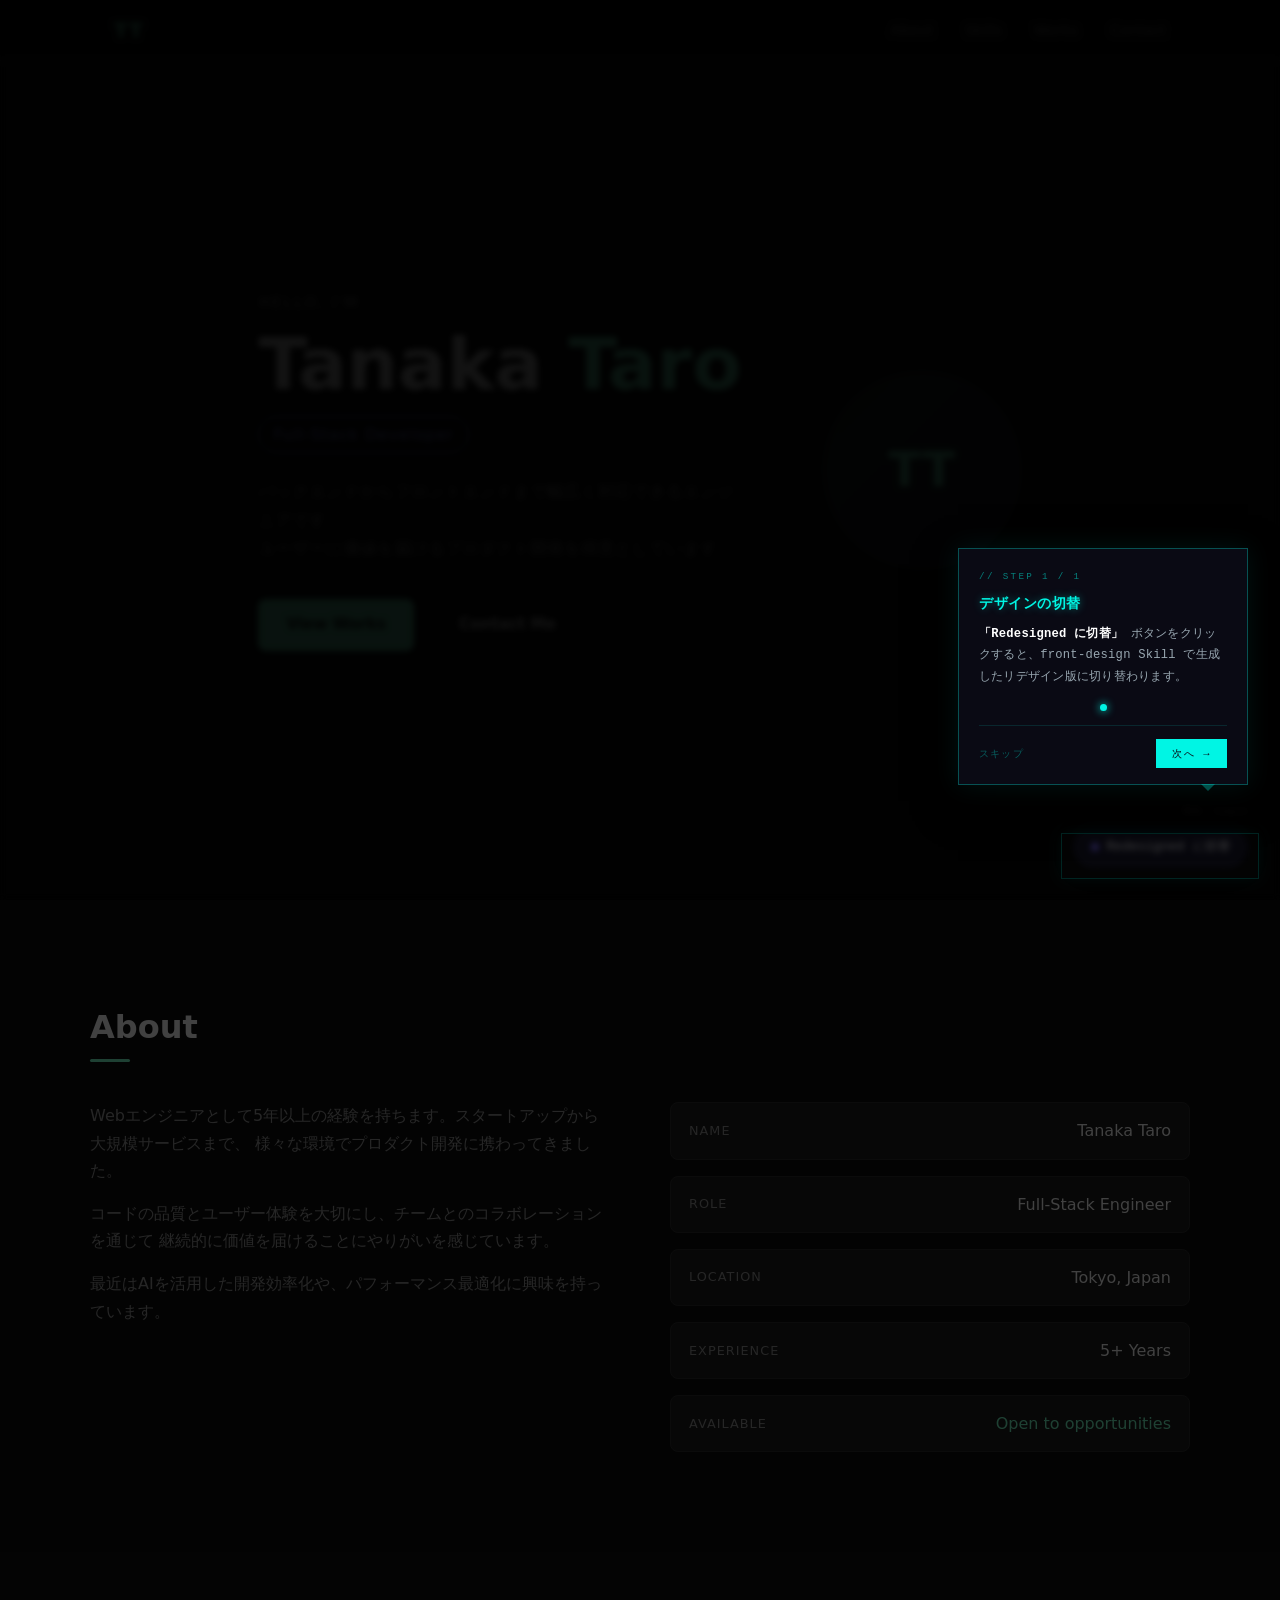
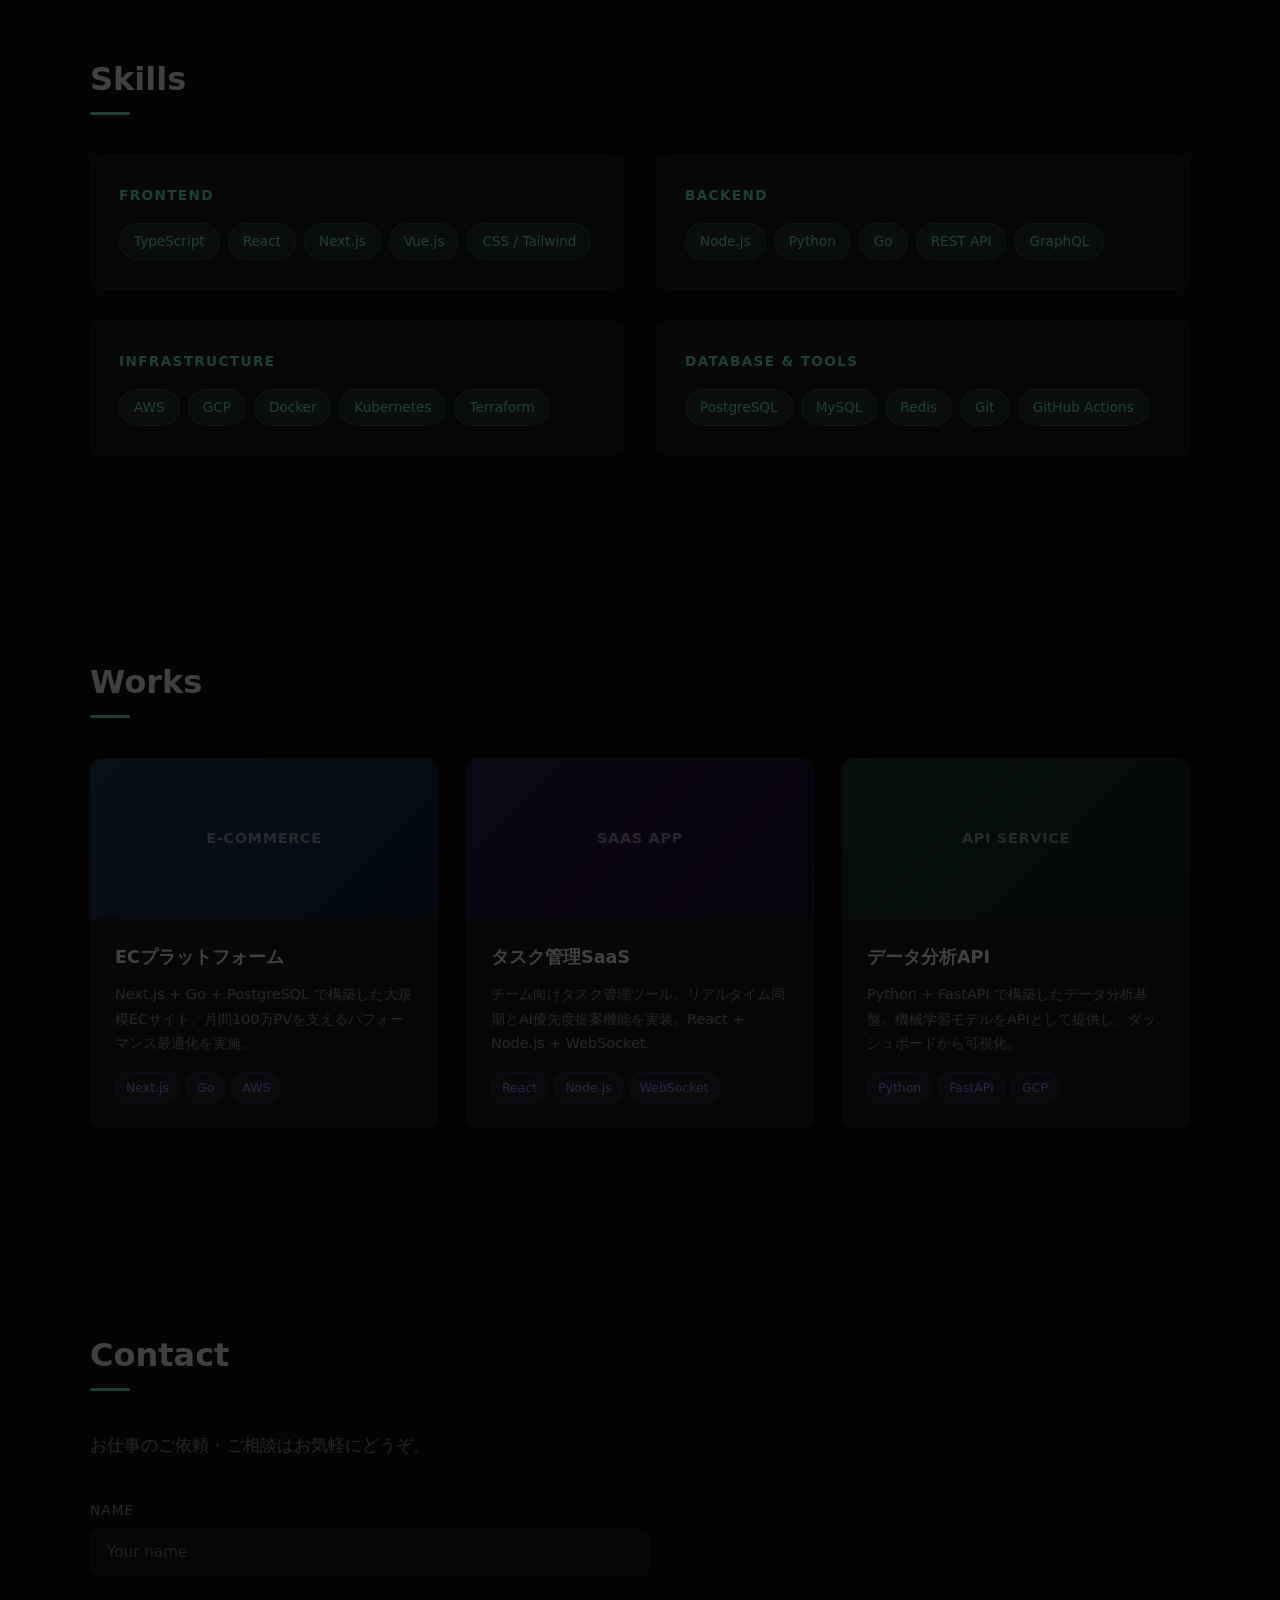
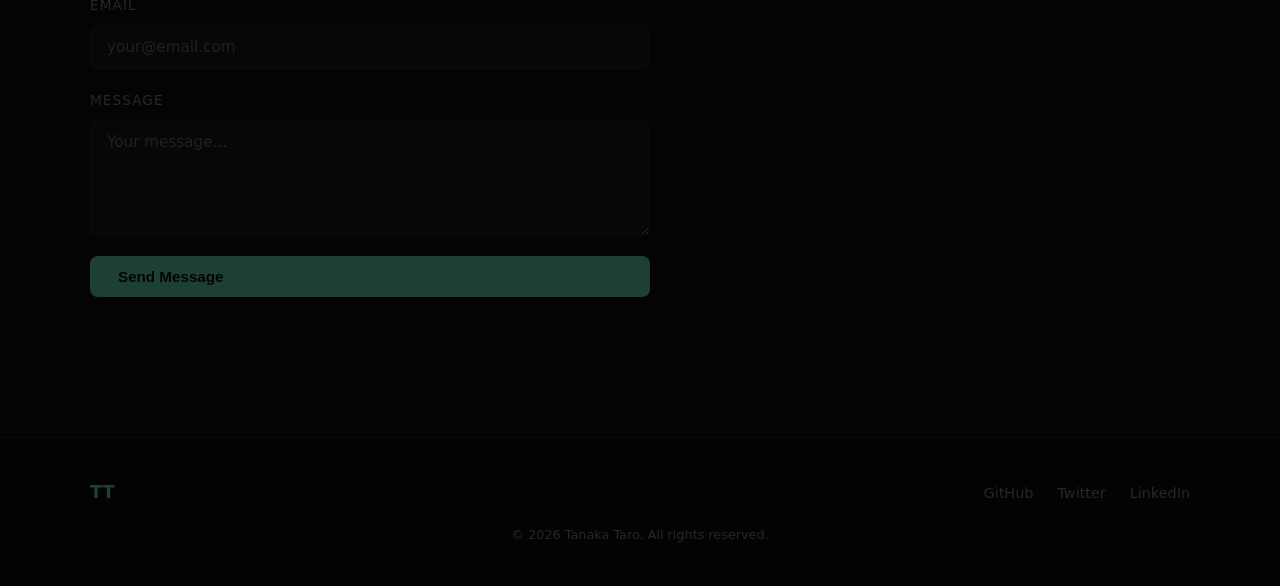
<file: index.html>
<!DOCTYPE html>
<html lang="ja">
<head>
  <meta charset="UTF-8">
  <meta name="viewport" content="width=device-width, initial-scale=1.0">
  <title>Portfolio | Tanaka Taro</title>
  <link rel="stylesheet" href="style.css">
</head>
<body>

  <!-- Navigation -->
  <nav class="nav">
    <div class="nav-inner">
      <span class="nav-logo">TT</span>
      <ul class="nav-links">
        <li><a href="#about">About</a></li>
        <li><a href="#skills">Skills</a></li>
        <li><a href="#works">Works</a></li>
        <li><a href="#contact">Contact</a></li>
      </ul>
    </div>
  </nav>

  <!-- Hero -->
  <section class="hero" id="top">
    <div class="hero-content">
      <p class="hero-greeting">Hello, I'm</p>
      <h1 class="hero-name">Tanaka <span class="accent">Taro</span></h1>
      <p class="hero-role">Full-Stack Developer</p>
      <p class="hero-desc">
        バックエンドからフロントエンドまで幅広く対応できるエンジニアです。<br>
        ユーザーに価値を届けるプロダクト開発を得意としています。
      </p>
      <div class="hero-actions">
        <a href="#works" class="btn btn-primary">View Works</a>
        <a href="#contact" class="btn btn-outline">Contact Me</a>
      </div>
    </div>
    <div class="hero-visual">
      <div class="avatar-circle">
        <span>TT</span>
      </div>
    </div>
  </section>

  <!-- About -->
  <section class="section" id="about">
    <div class="container">
      <h2 class="section-title">About</h2>
      <div class="about-grid">
        <div class="about-text">
          <p>
            Webエンジニアとして5年以上の経験を持ちます。スタートアップから大規模サービスまで、
            様々な環境でプロダクト開発に携わってきました。
          </p>
          <p>
            コードの品質とユーザー体験を大切にし、チームとのコラボレーションを通じて
            継続的に価値を届けることにやりがいを感じています。
          </p>
          <p>
            最近はAIを活用した開発効率化や、パフォーマンス最適化に興味を持っています。
          </p>
        </div>
        <div class="about-info">
          <div class="info-item">
            <span class="info-label">Name</span>
            <span class="info-value">Tanaka Taro</span>
          </div>
          <div class="info-item">
            <span class="info-label">Role</span>
            <span class="info-value">Full-Stack Engineer</span>
          </div>
          <div class="info-item">
            <span class="info-label">Location</span>
            <span class="info-value">Tokyo, Japan</span>
          </div>
          <div class="info-item">
            <span class="info-label">Experience</span>
            <span class="info-value">5+ Years</span>
          </div>
          <div class="info-item">
            <span class="info-label">Available</span>
            <span class="info-value available">Open to opportunities</span>
          </div>
        </div>
      </div>
    </div>
  </section>

  <!-- Skills -->
  <section class="section section-alt" id="skills">
    <div class="container">
      <h2 class="section-title">Skills</h2>
      <div class="skills-categories">

        <div class="skill-category">
          <h3>Frontend</h3>
          <div class="skill-tags">
            <span class="tag">TypeScript</span>
            <span class="tag">React</span>
            <span class="tag">Next.js</span>
            <span class="tag">Vue.js</span>
            <span class="tag">CSS / Tailwind</span>
          </div>
        </div>

        <div class="skill-category">
          <h3>Backend</h3>
          <div class="skill-tags">
            <span class="tag">Node.js</span>
            <span class="tag">Python</span>
            <span class="tag">Go</span>
            <span class="tag">REST API</span>
            <span class="tag">GraphQL</span>
          </div>
        </div>

        <div class="skill-category">
          <h3>Infrastructure</h3>
          <div class="skill-tags">
            <span class="tag">AWS</span>
            <span class="tag">GCP</span>
            <span class="tag">Docker</span>
            <span class="tag">Kubernetes</span>
            <span class="tag">Terraform</span>
          </div>
        </div>

        <div class="skill-category">
          <h3>Database & Tools</h3>
          <div class="skill-tags">
            <span class="tag">PostgreSQL</span>
            <span class="tag">MySQL</span>
            <span class="tag">Redis</span>
            <span class="tag">Git</span>
            <span class="tag">GitHub Actions</span>
          </div>
        </div>

      </div>
    </div>
  </section>

  <!-- Works -->
  <section class="section" id="works">
    <div class="container">
      <h2 class="section-title">Works</h2>
      <div class="works-grid">

        <article class="work-card">
          <div class="work-thumb thumb-1">
            <span class="work-icon">E-Commerce</span>
          </div>
          <div class="work-body">
            <h3>ECプラットフォーム</h3>
            <p>Next.js + Go + PostgreSQL で構築した大規模ECサイト。月間100万PVを支えるパフォーマンス最適化を実施。</p>
            <div class="work-tags">
              <span class="tag-sm">Next.js</span>
              <span class="tag-sm">Go</span>
              <span class="tag-sm">AWS</span>
            </div>
          </div>
        </article>

        <article class="work-card">
          <div class="work-thumb thumb-2">
            <span class="work-icon">SaaS App</span>
          </div>
          <div class="work-body">
            <h3>タスク管理SaaS</h3>
            <p>チーム向けタスク管理ツール。リアルタイム同期とAI優先度提案機能を実装。React + Node.js + WebSocket。</p>
            <div class="work-tags">
              <span class="tag-sm">React</span>
              <span class="tag-sm">Node.js</span>
              <span class="tag-sm">WebSocket</span>
            </div>
          </div>
        </article>

        <article class="work-card">
          <div class="work-thumb thumb-3">
            <span class="work-icon">API Service</span>
          </div>
          <div class="work-body">
            <h3>データ分析API</h3>
            <p>Python + FastAPI で構築したデータ分析基盤。機械学習モデルをAPIとして提供し、ダッシュボードから可視化。</p>
            <div class="work-tags">
              <span class="tag-sm">Python</span>
              <span class="tag-sm">FastAPI</span>
              <span class="tag-sm">GCP</span>
            </div>
          </div>
        </article>

      </div>
    </div>
  </section>

  <!-- Contact -->
  <section class="section section-alt" id="contact">
    <div class="container">
      <h2 class="section-title">Contact</h2>
      <p class="contact-desc">お仕事のご依頼・ご相談はお気軽にどうぞ。</p>
      <form class="contact-form" onsubmit="handleSubmit(event)">
        <div class="form-group">
          <label for="name">Name</label>
          <input type="text" id="name" placeholder="Your name" required>
        </div>
        <div class="form-group">
          <label for="email">Email</label>
          <input type="email" id="email" placeholder="your@email.com" required>
        </div>
        <div class="form-group">
          <label for="message">Message</label>
          <textarea id="message" rows="5" placeholder="Your message..." required></textarea>
        </div>
        <button type="submit" class="btn btn-primary">Send Message</button>
        <p class="form-notice" id="form-notice"></p>
      </form>
    </div>
  </section>

  <!-- Footer -->
  <footer class="footer">
    <div class="footer-inner">
      <span class="footer-logo">TT</span>
      <div class="footer-links">
        <a href="https://github.com" target="_blank">GitHub</a>
        <a href="https://twitter.com" target="_blank">Twitter</a>
        <a href="https://linkedin.com" target="_blank">LinkedIn</a>
      </div>
      <p class="footer-copy">&copy; 2026 Tanaka Taro. All rights reserved.</p>
    </div>
  </footer>

  <script src="main.js"></script>

  <!-- Design Toggle -->
  <style>
    .design-toggle {
      position: fixed;
      bottom: 2rem;
      right: 2rem;
      z-index: 9999;
      display: flex;
      align-items: center;
      gap: 0.5rem;
      background: #1a1a2e;
      color: #fff;
      border: none;
      padding: 0.65rem 1.1rem;
      border-radius: 2rem;
      font-size: 0.75rem;
      font-family: monospace;
      letter-spacing: 0.05em;
      cursor: pointer;
      box-shadow: 0 4px 20px rgba(0,0,0,0.25);
      text-decoration: none;
      transition: transform 0.2s, box-shadow 0.2s;
    }
    .design-toggle:hover {
      transform: translateY(-2px);
      box-shadow: 0 6px 28px rgba(0,0,0,0.32);
    }
    .design-toggle .dot {
      width: 8px; height: 8px;
      border-radius: 50%;
      background: #7c6bff;
    }
    .design-badge {
      position: fixed;
      bottom: 5rem;
      right: 2rem;
      z-index: 9999;
      font-size: 0.6rem;
      font-family: monospace;
      color: #888;
      text-align: right;
    }
  </style>
  <span class="design-badge">現在: Simple</span>
  <a href="index-redesigned.html" class="design-toggle">
    <span class="dot"></span> Redesigned に切替
  </a>

  <!-- First-visit tutorial -->
  <style>
    /* Overlay */
    #tut-overlay {
      position: fixed;
      inset: 0;
      z-index: 10000;
      background: rgba(0,0,0,0.72);
      backdrop-filter: blur(3px);
      animation: tutFadeIn .4s ease forwards;
    }
    /* Spotlight cutout around the toggle button */
    #tut-overlay::before {
      content: '';
      position: absolute;
      bottom: 1.35rem; right: 1.35rem;
      width: 196px; height: 44px;
      border-radius: 0;
      box-shadow: 0 0 0 9999px rgba(0,0,0,0.72), 0 0 0 1px rgba(0,245,228,0.5), 0 0 16px rgba(0,245,228,0.2);
      pointer-events: none;
    }
    /* Card */
    #tut-card {
      position: fixed;
      bottom: 7.2rem; right: 2rem;
      z-index: 10001;
      width: 290px;
      background: #0a0a14;
      border: 1px solid rgba(0,245,228,0.3);
      box-shadow: 0 0 24px rgba(0,245,228,0.08), 0 16px 40px rgba(0,0,0,0.6);
      padding: 1.25rem 1.25rem 1rem;
      font-family: 'Courier New', monospace;
      animation: tutSlideUp .45s cubic-bezier(.22,1,.36,1) .15s both;
    }
    /* Arrow pointing down to button */
    #tut-card::after {
      content: '';
      position: absolute;
      bottom: -7px; right: 2rem;
      border-left: 7px solid transparent;
      border-right: 7px solid transparent;
      border-top: 7px solid rgba(0,245,228,0.3);
    }
    /* Steps */
    .tut-step { display: none; }
    .tut-step.active { display: block; }
    .tut-step-num {
      font-size: 0.58rem;
      letter-spacing: 0.25em;
      text-transform: uppercase;
      color: rgba(0,245,228,0.5);
      margin-bottom: 0.6rem;
    }
    .tut-step-num::before { content: '// '; }
    .tut-step-title {
      font-size: 0.88rem;
      font-weight: 700;
      color: #00f5e4;
      text-shadow: 0 0 8px rgba(0,245,228,0.4);
      margin-bottom: 0.6rem;
      line-height: 1.4;
      letter-spacing: 0.04em;
    }
    .tut-step-body {
      font-size: 0.76rem;
      color: rgba(200,220,230,0.75);
      line-height: 1.75;
      letter-spacing: 0.02em;
    }
    .tut-step-body strong { color: #fff; font-weight: 700; }
    /* Dots */
    .tut-dots {
      display: flex;
      gap: 6px;
      justify-content: center;
      margin: 1.1rem 0 0.9rem;
    }
    .tut-dot {
      width: 5px; height: 5px;
      border-radius: 50%;
      background: rgba(0,245,228,0.2);
      transition: background .2s, box-shadow .2s, transform .2s;
    }
    .tut-dot.active {
      background: #00f5e4;
      box-shadow: 0 0 6px #00f5e4;
      transform: scale(1.4);
    }
    /* Buttons */
    .tut-actions {
      display: flex;
      justify-content: space-between;
      align-items: center;
      border-top: 1px solid rgba(0,245,228,0.12);
      padding-top: 0.85rem;
      margin-top: 0.25rem;
    }
    .tut-skip {
      font-family: 'Courier New', monospace;
      font-size: 0.65rem;
      letter-spacing: 0.12em;
      text-transform: uppercase;
      color: rgba(0,245,228,0.35);
      background: none;
      border: none;
      cursor: pointer;
      transition: color .2s;
    }
    .tut-skip:hover { color: rgba(0,245,228,0.7); }
    .tut-next {
      font-family: 'Courier New', monospace;
      font-size: 0.65rem;
      letter-spacing: 0.15em;
      text-transform: uppercase;
      color: #0a0a14;
      background: #00f5e4;
      border: none;
      padding: 0.45rem 1rem;
      cursor: pointer;
      transition: box-shadow .2s, opacity .2s;
    }
    .tut-next:hover { box-shadow: 0 0 14px rgba(0,245,228,0.5); opacity: 0.9; }

    /* Fade-out */
    #tut-overlay.tut-out,
    #tut-card.tut-out {
      animation: tutFadeOut .3s ease forwards;
    }
    @keyframes tutFadeIn  { from { opacity:0; } to { opacity:1; } }
    @keyframes tutFadeOut { from { opacity:1; } to { opacity:0; } }
    @keyframes tutSlideUp { from { opacity:0; transform:translateY(16px); } to { opacity:1; transform:none; } }
  </style>

  <script>
    (function() {
      if (localStorage.getItem('tut_seen')) return;

      const STEPS = [
        {
          title: 'デザインの切替',
          body:  '<strong>「Redesigned に切替」</strong> ボタンをクリックすると、front-design Skill で生成したリデザイン版に切り替わります。',
        },
        // {
        //   title: '切り替えて比べてみよう',
        //   body:  'いつでもボタンで行き来できます。それではお楽しみください！',
        // },
      ];

      let current = 0;

      // Build overlay
      const overlay = document.createElement('div');
      overlay.id = 'tut-overlay';
      document.body.appendChild(overlay);

      // Build card
      const card = document.createElement('div');
      card.id = 'tut-card';
      card.innerHTML = `
        <div class="tut-steps"></div>
        <div class="tut-dots"></div>
        <div class="tut-actions">
          <button class="tut-skip">スキップ</button>
          <button class="tut-next">次へ →</button>
        </div>`;
      document.body.appendChild(card);

      const stepsEl  = card.querySelector('.tut-steps');
      const dotsEl   = card.querySelector('.tut-dots');
      const nextBtn  = card.querySelector('.tut-next');
      const skipBtn  = card.querySelector('.tut-skip');

      // Render steps
      STEPS.forEach((s, i) => {
        const div = document.createElement('div');
        div.className = 'tut-step' + (i === 0 ? ' active' : '');
        div.innerHTML = `<p class="tut-step-num">STEP ${i + 1} / ${STEPS.length}</p>
          <h3 class="tut-step-title">${s.title}</h3>
          <p class="tut-step-body">${s.body}</p>`;
        stepsEl.appendChild(div);

        const dot = document.createElement('span');
        dot.className = 'tut-dot' + (i === 0 ? ' active' : '');
        dotsEl.appendChild(dot);
      });

      function goTo(idx) {
        stepsEl.querySelectorAll('.tut-step').forEach((el, i) => el.classList.toggle('active', i === idx));
        dotsEl.querySelectorAll('.tut-dot').forEach((el, i) => el.classList.toggle('active', i === idx));
        nextBtn.textContent = idx === STEPS.length - 1 ? '閉じる ✓' : '次へ →';
      }

      function dismiss() {
        overlay.classList.add('tut-out');
        card.classList.add('tut-out');
        setTimeout(() => { overlay.remove(); card.remove(); }, 300);
        localStorage.setItem('tut_seen', '1');
      }

      nextBtn.addEventListener('click', () => {
        current++;
        if (current >= STEPS.length) { dismiss(); return; }
        goTo(current);
      });
      skipBtn.addEventListener('click', dismiss);
      overlay.addEventListener('click', dismiss);
    })();
  </script>
</body>
</html>
</file>
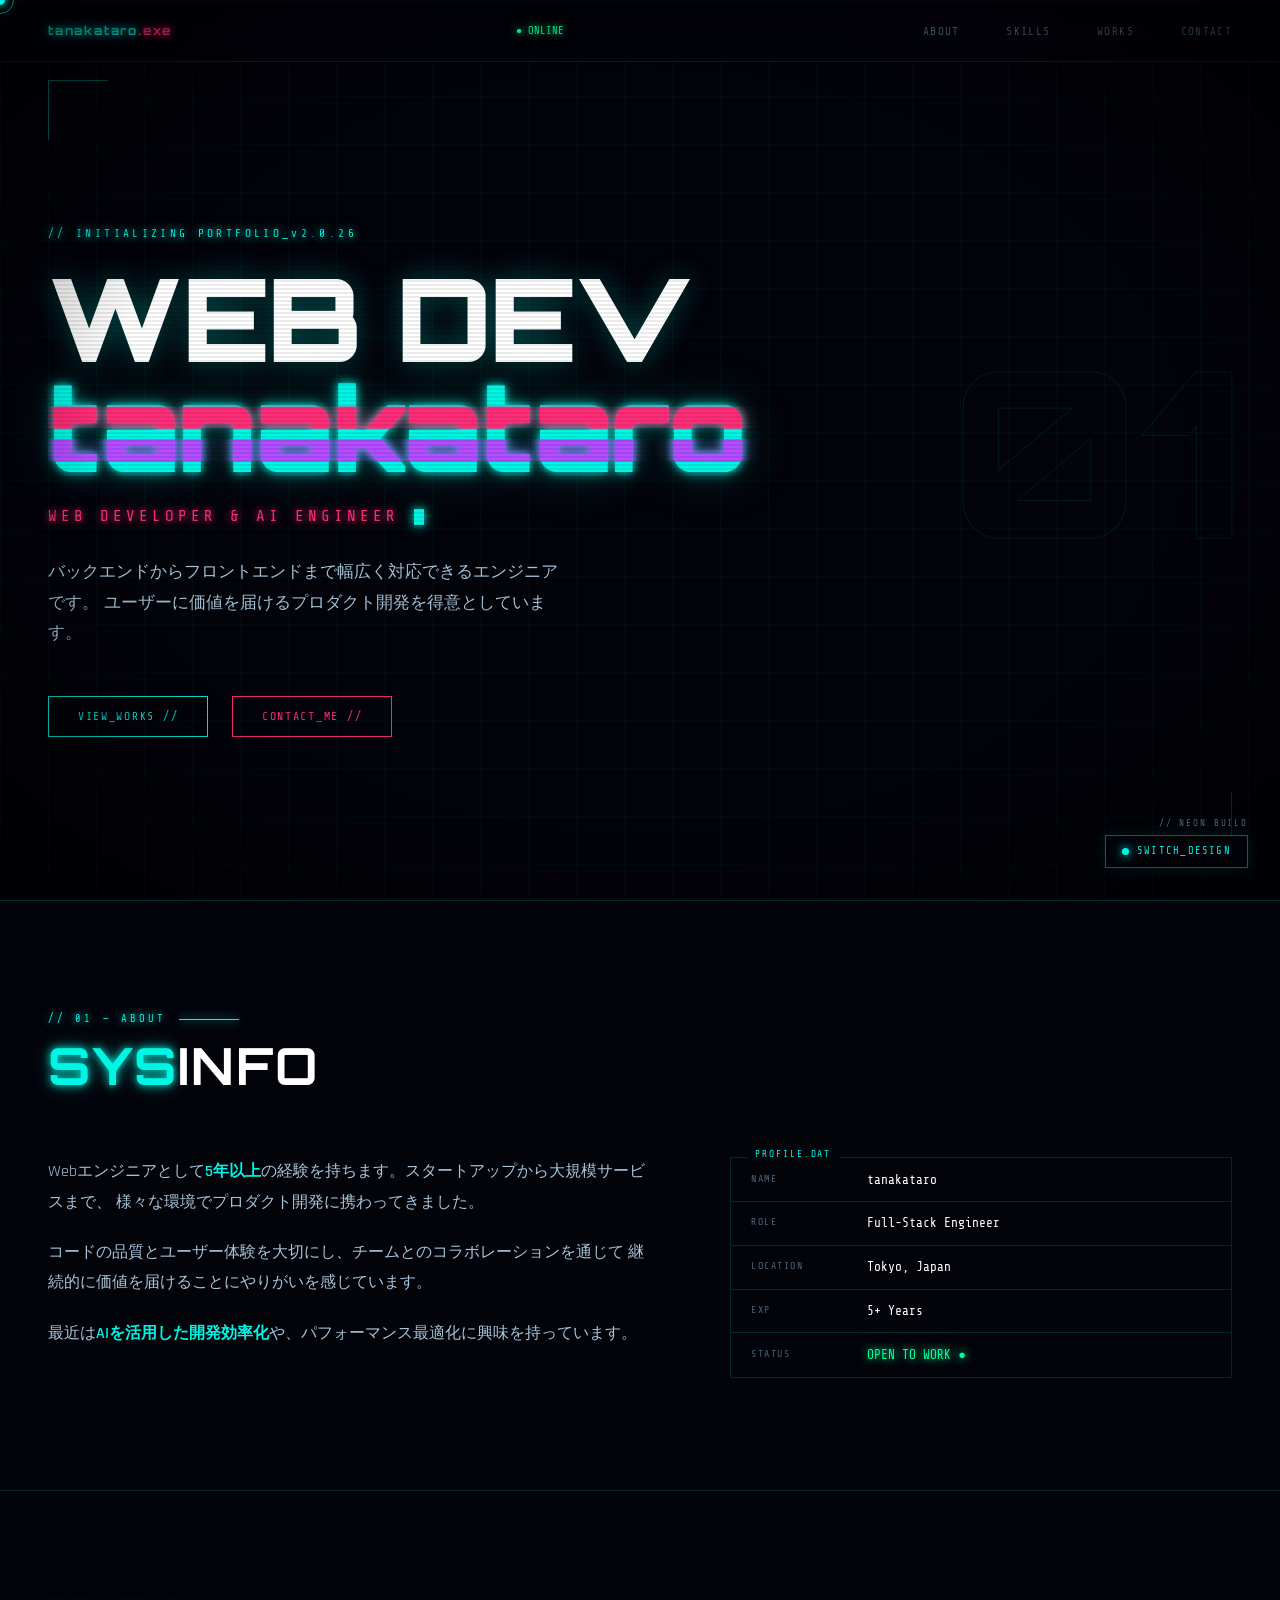
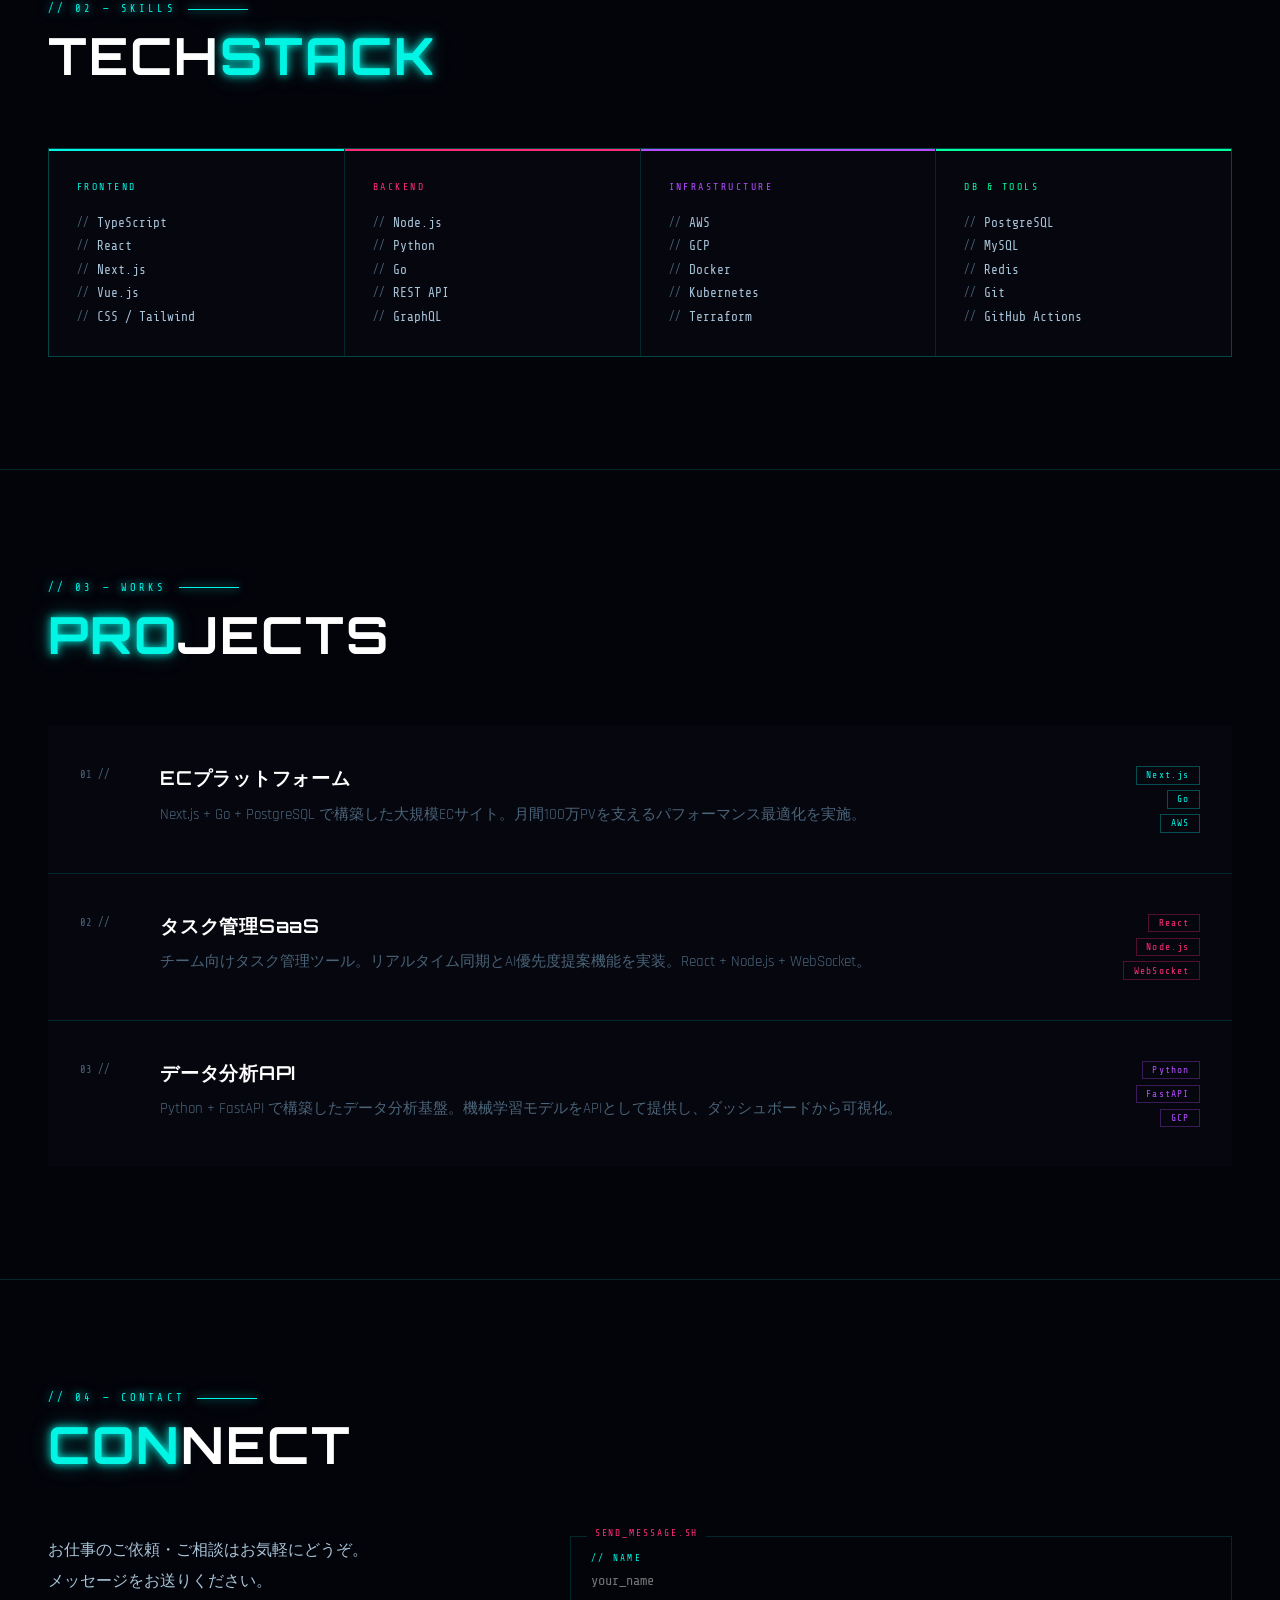
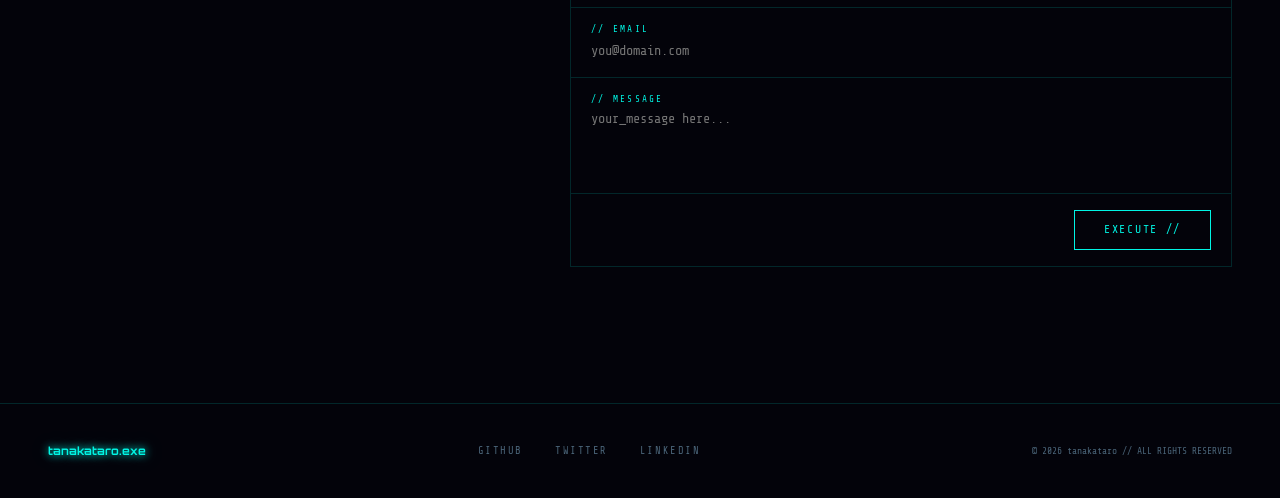
<file: index-redesigned.html>
<!DOCTYPE html>
<html lang="ja">
<head>
  <meta charset="UTF-8">
  <meta name="viewport" content="width=device-width, initial-scale=1.0">
  <title>tanakataro // PORTFOLIO.EXE</title>
  <link rel="preconnect" href="https://fonts.googleapis.com">
  <link rel="preconnect" href="https://fonts.gstatic.com" crossorigin>
  <link href="https://fonts.googleapis.com/css2?family=Orbitron:wght@400;600;700;900&family=Share+Tech+Mono&family=Rajdhani:wght@300;400;500;600&display=swap" rel="stylesheet">
  <style>
    /* ── VARIABLES ──────────────────────────────────────────────── */
    :root {
      --bg:       #03030a;
      --bg2:      #06060f;
      --bg3:      #0a0a18;
      --cyan:     #00f5e4;
      --magenta:  #ff2d78;
      --purple:   #b44dff;
      --green:    #00ff9d;
      --yellow:   #ffe600;
      --text:     #a8c4d8;
      --text-dim: #4a6478;
      --border:   rgba(0,245,228,0.15);
      --glow-c:   0 0 8px #00f5e4, 0 0 20px rgba(0,245,228,0.4);
      --glow-m:   0 0 8px #ff2d78, 0 0 20px rgba(255,45,120,0.4);
      --glow-p:   0 0 8px #b44dff, 0 0 20px rgba(180,77,255,0.4);
      --glow-g:   0 0 8px #00ff9d, 0 0 20px rgba(0,255,157,0.4);
      --font-d:   'Orbitron', monospace;
      --font-m:   'Share Tech Mono', monospace;
      --font-b:   'Rajdhani', sans-serif;
    }

    /* ── RESET ──────────────────────────────────────────────────── */
    *, *::before, *::after { margin:0; padding:0; box-sizing:border-box; }
    html { scroll-behavior: smooth; }
    body {
      background: var(--bg);
      color: var(--text);
      font-family: var(--font-b);
      overflow-x: hidden;
      cursor: none;
    }

    /* ── SCANLINES ──────────────────────────────────────────────── */
    body::before {
      content: '';
      position: fixed;
      inset: 0;
      background: repeating-linear-gradient(
        0deg,
        transparent,
        transparent 2px,
        rgba(0,0,0,0.08) 2px,
        rgba(0,0,0,0.08) 4px
      );
      pointer-events: none;
      z-index: 9990;
    }
    /* CRT vignette */
    body::after {
      content: '';
      position: fixed;
      inset: 0;
      background: radial-gradient(ellipse at center,
        transparent 60%,
        rgba(0,0,0,0.6) 100%
      );
      pointer-events: none;
      z-index: 9989;
    }

    /* ── CURSOR ─────────────────────────────────────────────────── */
    #cursor {
      position: fixed;
      width: 10px; height: 10px;
      background: var(--cyan);
      border-radius: 50%;
      pointer-events: none;
      z-index: 9999;
      transform: translate(-50%,-50%);
      box-shadow: var(--glow-c);
      transition: width .15s, height .15s, background .15s;
    }
    #cursor-trail {
      position: fixed;
      width: 28px; height: 28px;
      border: 1px solid var(--cyan);
      border-radius: 50%;
      pointer-events: none;
      z-index: 9998;
      transform: translate(-50%,-50%);
      opacity: 0.5;
      transition: width .25s, height .25s, border-color .25s;
    }
    body.link-hover #cursor { background: var(--magenta); box-shadow: var(--glow-m); width: 6px; height: 6px; }
    body.link-hover #cursor-trail { border-color: var(--magenta); width: 44px; height: 44px; }

    /* ── GRID BG ────────────────────────────────────────────────── */
    .grid-bg {
      position: fixed;
      inset: 0;
      background-image:
        linear-gradient(rgba(0,245,228,0.04) 1px, transparent 1px),
        linear-gradient(90deg, rgba(0,245,228,0.04) 1px, transparent 1px);
      background-size: 48px 48px;
      pointer-events: none;
      z-index: 0;
    }

    /* ── NAV ────────────────────────────────────────────────────── */
    nav {
      position: fixed;
      top: 0; left: 0; right: 0;
      z-index: 100;
      padding: 1.25rem 3rem;
      display: flex;
      justify-content: space-between;
      align-items: center;
      background: rgba(3,3,10,0.8);
      backdrop-filter: blur(12px);
      border-bottom: 1px solid var(--border);
    }
    .nav-logo {
      font-family: var(--font-d);
      font-size: 0.75rem;
      font-weight: 700;
      letter-spacing: 0.15em;
      color: var(--cyan);
      text-shadow: var(--glow-c);
    }
    .nav-logo span { color: var(--magenta); text-shadow: var(--glow-m); }
    .nav-status {
      font-family: var(--font-m);
      font-size: 0.65rem;
      color: var(--green);
      text-shadow: var(--glow-g);
      animation: blink 2s step-end infinite;
    }
    .nav-links {
      list-style: none;
      display: flex;
      gap: 2rem;
    }
    .nav-links a {
      font-family: var(--font-m);
      font-size: 0.7rem;
      letter-spacing: 0.12em;
      text-decoration: none;
      color: var(--text-dim);
      transition: color .2s, text-shadow .2s;
      position: relative;
    }
    .nav-links a::before { content: '> '; color: var(--cyan); opacity: 0; transition: opacity .2s; }
    .nav-links a:hover { color: var(--cyan); text-shadow: var(--glow-c); }
    .nav-links a:hover::before { opacity: 1; }

    /* ── HERO ────────────────────────────────────────────────────── */
    .hero {
      min-height: 100vh;
      display: flex;
      flex-direction: column;
      justify-content: center;
      padding: 8rem 3rem 4rem;
      position: relative;
      z-index: 1;
      overflow: hidden;
    }

    .hero-eyebrow {
      font-family: var(--font-m);
      font-size: 0.7rem;
      letter-spacing: 0.3em;
      color: var(--cyan);
      text-shadow: var(--glow-c);
      margin-bottom: 1.5rem;
      opacity: 0;
      animation: fadeSlideUp 0.6s ease 0.2s forwards;
    }

    .hero-name {
      font-family: var(--font-d);
      font-size: clamp(3.5rem, 9vw, 8rem);
      font-weight: 900;
      line-height: 0.95;
      letter-spacing: -0.02em;
      color: #fff;
      text-shadow: 0 0 30px rgba(0,245,228,0.3);
      position: relative;
      opacity: 0;
      animation: fadeSlideUp 0.8s ease 0.4s forwards;
    }
    .hero-name .line-2 {
      display: block;
      color: var(--cyan);
      text-shadow: var(--glow-c), 0 0 60px rgba(0,245,228,0.2);
      position: relative;
    }
    /* Glitch effect */
    .hero-name .line-2::before,
    .hero-name .line-2::after {
      content: attr(data-text);
      position: absolute;
      top: 0; left: 0;
      width: 100%;
    }
    .hero-name .line-2::before {
      color: var(--magenta);
      text-shadow: var(--glow-m);
      animation: glitch1 4s infinite;
      clip-path: polygon(0 30%, 100% 30%, 100% 50%, 0 50%);
    }
    .hero-name .line-2::after {
      color: var(--purple);
      text-shadow: var(--glow-p);
      animation: glitch2 4s infinite;
      clip-path: polygon(0 60%, 100% 60%, 100% 80%, 0 80%);
    }

    .hero-role {
      font-family: var(--font-m);
      font-size: clamp(0.8rem, 2vw, 1rem);
      letter-spacing: 0.25em;
      text-transform: uppercase;
      color: var(--magenta);
      text-shadow: var(--glow-m);
      margin-top: 1.5rem;
      opacity: 0;
      animation: fadeSlideUp 0.6s ease 0.7s forwards;
    }

    .hero-desc {
      max-width: 520px;
      font-size: 1.05rem;
      line-height: 1.8;
      color: var(--text);
      margin-top: 2rem;
      opacity: 0;
      animation: fadeSlideUp 0.6s ease 0.9s forwards;
    }

    .hero-actions {
      display: flex;
      gap: 1.5rem;
      margin-top: 3rem;
      opacity: 0;
      animation: fadeSlideUp 0.6s ease 1.1s forwards;
    }

    /* Terminal cursor in hero */
    .terminal-cursor {
      display: inline-block;
      width: 0.6em; height: 1em;
      background: var(--cyan);
      box-shadow: var(--glow-c);
      margin-left: 0.15em;
      vertical-align: middle;
      animation: blink 1s step-end infinite;
    }

    /* Decorative corner brackets */
    .hero-corner {
      position: absolute;
      width: 60px; height: 60px;
      opacity: 0.4;
    }
    .hero-corner--tl { top: 5rem; left: 3rem; border-top: 1px solid var(--cyan); border-left: 1px solid var(--cyan); }
    .hero-corner--br { bottom: 3rem; right: 3rem; border-bottom: 1px solid var(--magenta); border-right: 1px solid var(--magenta); }

    /* Large decorative number */
    .hero-deco {
      position: absolute;
      right: 3rem;
      top: 50%;
      transform: translateY(-50%);
      font-family: var(--font-d);
      font-size: clamp(8rem, 18vw, 16rem);
      font-weight: 900;
      color: transparent;
      -webkit-text-stroke: 1px rgba(0,245,228,0.1);
      line-height: 1;
      user-select: none;
      pointer-events: none;
      animation: floatY 6s ease-in-out infinite;
    }

    /* ── BUTTONS ─────────────────────────────────────────────────── */
    .btn {
      font-family: var(--font-m);
      font-size: 0.72rem;
      letter-spacing: 0.15em;
      text-transform: uppercase;
      text-decoration: none;
      padding: 0.8rem 1.8rem;
      border: 1px solid var(--cyan);
      color: var(--cyan);
      background: transparent;
      position: relative;
      overflow: hidden;
      cursor: none;
      transition: color .3s;
      display: inline-flex;
      align-items: center;
      gap: 0.5rem;
    }
    .btn::before {
      content: '';
      position: absolute;
      inset: 0;
      background: var(--cyan);
      transform: scaleX(0);
      transform-origin: left;
      transition: transform .3s ease;
    }
    .btn:hover { color: var(--bg); }
    .btn:hover::before { transform: scaleX(1); }
    .btn span { position: relative; z-index: 1; }
    .btn-outline-m {
      border-color: var(--magenta);
      color: var(--magenta);
    }
    .btn-outline-m::before { background: var(--magenta); }

    /* ── SECTION COMMON ──────────────────────────────────────────── */
    section.panel {
      padding: 7rem 3rem;
      border-top: 1px solid var(--border);
      position: relative;
      z-index: 1;
    }
    .section-label {
      font-family: var(--font-m);
      font-size: 0.65rem;
      letter-spacing: 0.3em;
      text-transform: uppercase;
      color: var(--cyan);
      text-shadow: var(--glow-c);
      margin-bottom: 0.75rem;
      display: flex;
      align-items: center;
      gap: 0.75rem;
    }
    .section-label::after {
      content: '';
      flex: 1;
      max-width: 60px;
      height: 1px;
      background: var(--cyan);
      box-shadow: var(--glow-c);
    }
    .section-title {
      font-family: var(--font-d);
      font-size: clamp(2rem, 4vw, 3.5rem);
      font-weight: 700;
      color: #fff;
      letter-spacing: 0.04em;
      line-height: 1.1;
      margin-bottom: 4rem;
    }
    .section-title .accent { color: var(--cyan); text-shadow: var(--glow-c); }

    /* Reveal */
    .reveal {
      opacity: 0;
      transform: translateY(32px);
      transition: opacity .8s ease, transform .8s ease;
    }
    .reveal.in { opacity: 1; transform: none; }
    .reveal-d1 { transition-delay: .1s; }
    .reveal-d2 { transition-delay: .2s; }
    .reveal-d3 { transition-delay: .3s; }
    .reveal-d4 { transition-delay: .4s; }

    /* ── ABOUT ───────────────────────────────────────────────────── */
    .about-grid {
      display: grid;
      grid-template-columns: 1.2fr 1fr;
      gap: 5rem;
      align-items: start;
    }
    .about-body p {
      font-size: 1rem;
      line-height: 1.9;
      color: var(--text);
      margin-bottom: 1.25rem;
    }
    .about-body p strong { color: var(--cyan); font-weight: 600; }

    .about-stats {
      display: flex;
      flex-direction: column;
      gap: 0;
      border: 1px solid var(--border);
      position: relative;
    }
    .about-stats::before {
      content: 'PROFILE.DAT';
      position: absolute;
      top: -0.6rem; left: 1rem;
      font-family: var(--font-m);
      font-size: 0.6rem;
      letter-spacing: 0.2em;
      background: var(--bg);
      padding: 0 0.5rem;
      color: var(--cyan);
    }
    .stat-row {
      display: grid;
      grid-template-columns: 100px 1fr;
      padding: 0.9rem 1.25rem;
      border-bottom: 1px solid var(--border);
      gap: 1rem;
    }
    .stat-row:last-child { border-bottom: none; }
    .stat-key {
      font-family: var(--font-m);
      font-size: 0.62rem;
      letter-spacing: 0.15em;
      color: var(--text-dim);
      text-transform: uppercase;
    }
    .stat-val {
      font-family: var(--font-m);
      font-size: 0.8rem;
      color: #fff;
    }
    .stat-val.ok { color: var(--green); text-shadow: var(--glow-g); }

    /* ── SKILLS ──────────────────────────────────────────────────── */
    .skills-grid {
      display: grid;
      grid-template-columns: repeat(4, 1fr);
      gap: 1px;
      background: var(--border);
      border: 1px solid var(--border);
    }
    .skill-card {
      background: var(--bg2);
      padding: 2rem 1.75rem;
      position: relative;
      transition: background .3s;
      overflow: hidden;
    }
    .skill-card::before {
      content: '';
      position: absolute;
      top: 0; left: 0; right: 0;
      height: 2px;
      transition: box-shadow .3s;
    }
    .skill-card:nth-child(1)::before { background: var(--cyan); }
    .skill-card:nth-child(2)::before { background: var(--magenta); }
    .skill-card:nth-child(3)::before { background: var(--purple); }
    .skill-card:nth-child(4)::before { background: var(--green); }
    .skill-card:hover { background: var(--bg3); }
    .skill-card:nth-child(1):hover::before { box-shadow: var(--glow-c); }
    .skill-card:nth-child(2):hover::before { box-shadow: var(--glow-m); }
    .skill-card:nth-child(3):hover::before { box-shadow: var(--glow-p); }
    .skill-card:nth-child(4):hover::before { box-shadow: var(--glow-g); }

    .skill-card-label {
      font-family: var(--font-m);
      font-size: 0.62rem;
      letter-spacing: 0.25em;
      text-transform: uppercase;
      margin-bottom: 1.5rem;
    }
    .skill-card:nth-child(1) .skill-card-label { color: var(--cyan); }
    .skill-card:nth-child(2) .skill-card-label { color: var(--magenta); }
    .skill-card:nth-child(3) .skill-card-label { color: var(--purple); }
    .skill-card:nth-child(4) .skill-card-label { color: var(--green); }

    .skill-items { display: flex; flex-direction: column; gap: 0.6rem; }
    .skill-item {
      font-family: var(--font-m);
      font-size: 0.8rem;
      color: var(--text);
      display: flex;
      align-items: center;
      gap: 0.5rem;
    }
    .skill-item::before { content: '//'; color: var(--text-dim); font-size: 0.65rem; }

    /* ── WORKS ───────────────────────────────────────────────────── */
    .works-list { display: flex; flex-direction: column; gap: 1px; background: var(--border); }
    .work-card {
      background: var(--bg2);
      display: grid;
      grid-template-columns: 3rem 1fr auto;
      gap: 2rem;
      padding: 2.5rem 2rem;
      align-items: start;
      position: relative;
      overflow: hidden;
      cursor: none;
      transition: background .3s;
    }
    .work-card::after {
      content: '';
      position: absolute;
      left: 0; top: 0; bottom: 0;
      width: 2px;
      background: var(--cyan);
      box-shadow: var(--glow-c);
      transform: scaleY(0);
      transform-origin: top;
      transition: transform .4s ease;
    }
    .work-card:nth-child(2)::after { background: var(--magenta); box-shadow: var(--glow-m); }
    .work-card:nth-child(3)::after { background: var(--purple); box-shadow: var(--glow-p); }
    .work-card:hover { background: var(--bg3); }
    .work-card:hover::after { transform: scaleY(1); }
    .work-index {
      font-family: var(--font-m);
      font-size: 0.65rem;
      color: var(--text-dim);
      padding-top: 0.2rem;
    }
    .work-title {
      font-family: var(--font-d);
      font-size: 1.2rem;
      font-weight: 600;
      color: #fff;
      letter-spacing: 0.04em;
      margin-bottom: 0.6rem;
    }
    .work-desc {
      font-size: 0.92rem;
      line-height: 1.7;
      color: var(--text-dim);
    }
    .work-stack {
      display: flex;
      flex-direction: column;
      gap: 0.35rem;
      align-items: flex-end;
    }
    .stack-tag {
      font-family: var(--font-m);
      font-size: 0.6rem;
      letter-spacing: 0.12em;
      padding: 0.2rem 0.6rem;
      border: 1px solid rgba(0,245,228,0.3);
      color: var(--cyan);
    }
    .work-card:nth-child(2) .stack-tag { border-color: rgba(255,45,120,0.3); color: var(--magenta); }
    .work-card:nth-child(3) .stack-tag { border-color: rgba(180,77,255,0.3); color: var(--purple); }

    /* ── CONTACT ─────────────────────────────────────────────────── */
    .contact-grid {
      display: grid;
      grid-template-columns: 1fr 1.5fr;
      gap: 5rem;
      align-items: start;
    }
    .contact-intro p {
      font-size: 1rem;
      line-height: 1.9;
      color: var(--text);
    }
    .contact-form {
      display: flex;
      flex-direction: column;
      gap: 0;
      border: 1px solid var(--border);
      position: relative;
    }
    .contact-form::before {
      content: 'SEND_MESSAGE.SH';
      position: absolute;
      top: -0.6rem; left: 1rem;
      font-family: var(--font-m);
      font-size: 0.6rem;
      letter-spacing: 0.2em;
      background: var(--bg);
      padding: 0 0.5rem;
      color: var(--magenta);
    }
    .form-field {
      padding: 1rem 1.25rem;
      border-bottom: 1px solid var(--border);
      position: relative;
    }
    .form-field:last-of-type { border-bottom: none; }
    .form-field::before {
      content: attr(data-label);
      display: block;
      font-family: var(--font-m);
      font-size: 0.58rem;
      letter-spacing: 0.25em;
      color: var(--cyan);
      margin-bottom: 0.4rem;
    }
    .form-field input,
    .form-field textarea {
      width: 100%;
      background: none;
      border: none;
      outline: none;
      font-family: var(--font-m);
      font-size: 0.85rem;
      color: #fff;
      resize: none;
    }
    .form-field::after {
      content: '';
      position: absolute;
      bottom: 0; left: 0;
      width: 0; height: 1px;
      background: var(--cyan);
      box-shadow: var(--glow-c);
      transition: width .4s ease;
    }
    .form-field:focus-within::after { width: 100%; }
    .form-submit {
      padding: 1rem 1.25rem;
      display: flex;
      justify-content: flex-end;
    }
    #form-msg {
      font-family: var(--font-m);
      font-size: 0.7rem;
      color: var(--green);
      text-shadow: var(--glow-g);
      padding: 0 1.25rem 1rem;
      min-height: 1.5rem;
    }

    /* ── FOOTER ──────────────────────────────────────────────────── */
    footer {
      padding: 2.5rem 3rem;
      border-top: 1px solid var(--border);
      display: flex;
      justify-content: space-between;
      align-items: center;
      position: relative;
      z-index: 1;
    }
    .footer-logo {
      font-family: var(--font-d);
      font-size: 0.7rem;
      font-weight: 700;
      color: var(--cyan);
      text-shadow: var(--glow-c);
    }
    .footer-links { display: flex; gap: 2rem; }
    .footer-links a {
      font-family: var(--font-m);
      font-size: 0.65rem;
      letter-spacing: 0.15em;
      text-transform: uppercase;
      text-decoration: none;
      color: var(--text-dim);
      transition: color .2s, text-shadow .2s;
    }
    .footer-links a:hover { color: var(--cyan); text-shadow: var(--glow-c); }
    .footer-copy {
      font-family: var(--font-m);
      font-size: 0.6rem;
      color: var(--text-dim);
    }

    /* ── ANIMATIONS ──────────────────────────────────────────────── */
    @keyframes blink { 0%,100%{opacity:1} 50%{opacity:0} }

    @keyframes glitch1 {
      0%,90%,100% { transform: none; opacity: 0; }
      91% { transform: translate(-3px, 0); opacity: 0.7; }
      93% { transform: translate(3px, 0); opacity: 0.5; }
      95% { transform: translate(0); opacity: 0; }
    }
    @keyframes glitch2 {
      0%,92%,100% { transform: none; opacity: 0; }
      93% { transform: translate(4px, 0); opacity: 0.6; }
      96% { transform: translate(-2px, 0); opacity: 0.4; }
      98% { transform: translate(0); opacity: 0; }
    }
    @keyframes fadeSlideUp {
      from { opacity: 0; transform: translateY(24px); }
      to   { opacity: 1; transform: none; }
    }
    @keyframes floatY {
      0%,100% { transform: translateY(-50%) translateY(0); }
      50%      { transform: translateY(-50%) translateY(-20px); }
    }
    @keyframes scanline {
      from { transform: translateY(-100%); }
      to   { transform: translateY(100vh); }
    }

    /* Moving scanline effect */
    .scanline-sweep {
      position: fixed;
      top: 0; left: 0; right: 0;
      height: 3px;
      background: linear-gradient(to bottom, transparent, rgba(0,245,228,0.06), transparent);
      pointer-events: none;
      z-index: 9988;
      animation: scanline 6s linear infinite;
    }

    /* ── RESPONSIVE ──────────────────────────────────────────────── */
    @media (max-width: 960px) {
      nav { padding: 1rem 1.5rem; }
      .hero { padding: 7rem 1.5rem 3rem; }
      .hero-deco { display: none; }
      section.panel { padding: 5rem 1.5rem; }
      .about-grid { grid-template-columns: 1fr; gap: 3rem; }
      .skills-grid { grid-template-columns: 1fr 1fr; }
      .work-card { grid-template-columns: 2.5rem 1fr; }
      .work-stack { display: none; }
      .contact-grid { grid-template-columns: 1fr; gap: 2.5rem; }
      footer { flex-direction: column; gap: 1.25rem; text-align: center; }
    }
  </style>
</head>
<body>
  <div class="grid-bg"></div>
  <div class="scanline-sweep"></div>
  <div id="cursor"></div>
  <div id="cursor-trail"></div>

  <!-- NAV -->
  <nav>
    <div class="nav-logo">tanakataro<span>.exe</span></div>
    <span class="nav-status">● ONLINE</span>
    <ul class="nav-links">
      <li><a href="#about">ABOUT</a></li>
      <li><a href="#skills">SKILLS</a></li>
      <li><a href="#works">WORKS</a></li>
      <li><a href="#contact">CONTACT</a></li>
    </ul>
  </nav>

  <!-- HERO -->
  <section class="hero" id="top">
    <div class="hero-corner hero-corner--tl"></div>
    <div class="hero-corner hero-corner--br"></div>
    <div class="hero-deco">01</div>

    <p class="hero-eyebrow">// INITIALIZING PORTFOLIO_v2.0.26</p>
    <h1 class="hero-name">
      WEB DEV<br>
      <span class="line-2" data-text="tanakataro">tanakataro</span>
    </h1>
    <p class="hero-role">Web Developer &amp; AI Engineer <span class="terminal-cursor"></span></p>
    <p class="hero-desc">
      バックエンドからフロントエンドまで幅広く対応できるエンジニアです。
      ユーザーに価値を届けるプロダクト開発を得意としています。
    </p>
    <div class="hero-actions">
      <a href="#works" class="btn"><span>VIEW_WORKS //</span></a>
      <a href="#contact" class="btn btn-outline-m"><span>CONTACT_ME //</span></a>
    </div>
  </section>

  <!-- ABOUT -->
  <section class="panel" id="about">
    <div class="section-label reveal">// 01 — ABOUT</div>
    <h2 class="section-title reveal reveal-d1"><span class="accent">SYS</span>INFO</h2>
    <div class="about-grid">
      <div class="about-body reveal reveal-d1">
        <p>
          Webエンジニアとして<strong>5年以上</strong>の経験を持ちます。スタートアップから大規模サービスまで、
          様々な環境でプロダクト開発に携わってきました。
        </p>
        <p>
          コードの品質とユーザー体験を大切にし、チームとのコラボレーションを通じて
          継続的に価値を届けることにやりがいを感じています。
        </p>
        <p>
          最近は<strong>AIを活用した開発効率化</strong>や、パフォーマンス最適化に興味を持っています。
        </p>
      </div>
      <div class="about-stats reveal reveal-d2">
        <div class="stat-row">
          <span class="stat-key">NAME</span>
          <span class="stat-val">tanakataro</span>
        </div>
        <div class="stat-row">
          <span class="stat-key">ROLE</span>
          <span class="stat-val">Full-Stack Engineer</span>
        </div>
        <div class="stat-row">
          <span class="stat-key">LOCATION</span>
          <span class="stat-val">Tokyo, Japan</span>
        </div>
        <div class="stat-row">
          <span class="stat-key">EXP</span>
          <span class="stat-val">5+ Years</span>
        </div>
        <div class="stat-row">
          <span class="stat-key">STATUS</span>
          <span class="stat-val ok">OPEN TO WORK ●</span>
        </div>
      </div>
    </div>
  </section>

  <!-- SKILLS -->
  <section class="panel" id="skills">
    <div class="section-label reveal">// 02 — SKILLS</div>
    <h2 class="section-title reveal reveal-d1">TECH<span class="accent">STACK</span></h2>
    <div class="skills-grid reveal reveal-d2">
      <div class="skill-card">
        <div class="skill-card-label">Frontend</div>
        <div class="skill-items">
          <span class="skill-item">TypeScript</span>
          <span class="skill-item">React</span>
          <span class="skill-item">Next.js</span>
          <span class="skill-item">Vue.js</span>
          <span class="skill-item">CSS / Tailwind</span>
        </div>
      </div>
      <div class="skill-card">
        <div class="skill-card-label">Backend</div>
        <div class="skill-items">
          <span class="skill-item">Node.js</span>
          <span class="skill-item">Python</span>
          <span class="skill-item">Go</span>
          <span class="skill-item">REST API</span>
          <span class="skill-item">GraphQL</span>
        </div>
      </div>
      <div class="skill-card">
        <div class="skill-card-label">Infrastructure</div>
        <div class="skill-items">
          <span class="skill-item">AWS</span>
          <span class="skill-item">GCP</span>
          <span class="skill-item">Docker</span>
          <span class="skill-item">Kubernetes</span>
          <span class="skill-item">Terraform</span>
        </div>
      </div>
      <div class="skill-card">
        <div class="skill-card-label">DB &amp; Tools</div>
        <div class="skill-items">
          <span class="skill-item">PostgreSQL</span>
          <span class="skill-item">MySQL</span>
          <span class="skill-item">Redis</span>
          <span class="skill-item">Git</span>
          <span class="skill-item">GitHub Actions</span>
        </div>
      </div>
    </div>
  </section>

  <!-- WORKS -->
  <section class="panel" id="works">
    <div class="section-label reveal">// 03 — WORKS</div>
    <h2 class="section-title reveal reveal-d1"><span class="accent">PRO</span>JECTS</h2>
    <div class="works-list reveal reveal-d2">
      <article class="work-card">
        <span class="work-index">01 //</span>
        <div class="work-body">
          <h3 class="work-title">ECプラットフォーム</h3>
          <p class="work-desc">Next.js + Go + PostgreSQL で構築した大規模ECサイト。月間100万PVを支えるパフォーマンス最適化を実施。</p>
        </div>
        <div class="work-stack">
          <span class="stack-tag">Next.js</span>
          <span class="stack-tag">Go</span>
          <span class="stack-tag">AWS</span>
        </div>
      </article>
      <article class="work-card">
        <span class="work-index">02 //</span>
        <div class="work-body">
          <h3 class="work-title">タスク管理SaaS</h3>
          <p class="work-desc">チーム向けタスク管理ツール。リアルタイム同期とAI優先度提案機能を実装。React + Node.js + WebSocket。</p>
        </div>
        <div class="work-stack">
          <span class="stack-tag">React</span>
          <span class="stack-tag">Node.js</span>
          <span class="stack-tag">WebSocket</span>
        </div>
      </article>
      <article class="work-card">
        <span class="work-index">03 //</span>
        <div class="work-body">
          <h3 class="work-title">データ分析API</h3>
          <p class="work-desc">Python + FastAPI で構築したデータ分析基盤。機械学習モデルをAPIとして提供し、ダッシュボードから可視化。</p>
        </div>
        <div class="work-stack">
          <span class="stack-tag">Python</span>
          <span class="stack-tag">FastAPI</span>
          <span class="stack-tag">GCP</span>
        </div>
      </article>
    </div>
  </section>

  <!-- CONTACT -->
  <section class="panel" id="contact">
    <div class="section-label reveal">// 04 — CONTACT</div>
    <h2 class="section-title reveal reveal-d1"><span class="accent">CON</span>NECT</h2>
    <div class="contact-grid">
      <div class="contact-intro reveal reveal-d1">
        <p>お仕事のご依頼・ご相談はお気軽にどうぞ。<br>メッセージをお送りください。</p>
      </div>
      <div class="reveal reveal-d2">
        <form class="contact-form" onsubmit="sendMsg(event)">
          <div class="form-field" data-label="// NAME">
            <input type="text" placeholder="your_name" required>
          </div>
          <div class="form-field" data-label="// EMAIL">
            <input type="email" placeholder="you@domain.com" required>
          </div>
          <div class="form-field" data-label="// MESSAGE">
            <textarea rows="4" placeholder="your_message here..." required></textarea>
          </div>
          <div class="form-submit">
            <button type="submit" class="btn"><span>EXECUTE //</span></button>
          </div>
        </form>
        <p id="form-msg"></p>
      </div>
    </div>
  </section>

  <!-- FOOTER -->
  <footer>
    <span class="footer-logo">tanakataro.exe</span>
    <div class="footer-links">
      <a href="https://github.com" target="_blank">GitHub</a>
      <a href="https://twitter.com" target="_blank">Twitter</a>
      <a href="https://linkedin.com" target="_blank">LinkedIn</a>
    </div>
    <p class="footer-copy">© 2026 tanakataro // ALL RIGHTS RESERVED</p>
  </footer>

  <!-- Design Toggle -->
  <style>
    .design-toggle {
      position: fixed;
      bottom: 2rem; right: 2rem;
      z-index: 9995;
      display: flex;
      align-items: center;
      gap: 0.5rem;
      background: rgba(3,3,10,0.9);
      color: var(--cyan);
      border: 1px solid rgba(0,245,228,0.4);
      padding: 0.6rem 1rem;
      font-family: var(--font-m);
      font-size: 0.65rem;
      letter-spacing: 0.12em;
      text-transform: uppercase;
      text-decoration: none;
      cursor: none;
      box-shadow: 0 0 16px rgba(0,245,228,0.1);
      transition: box-shadow .2s, border-color .2s;
    }
    .design-toggle:hover {
      border-color: var(--cyan);
      box-shadow: var(--glow-c), 0 0 30px rgba(0,245,228,0.15);
    }
    .design-toggle .dot {
      width: 7px; height: 7px;
      border-radius: 50%;
      background: var(--cyan);
      box-shadow: var(--glow-c);
      animation: blink 1.5s step-end infinite;
    }
    .design-badge {
      position: fixed;
      bottom: 4.5rem; right: 2rem;
      z-index: 9995;
      font-family: var(--font-m);
      font-size: 0.58rem;
      letter-spacing: 0.2em;
      text-transform: uppercase;
      color: var(--text-dim);
      text-align: right;
    }
  </style>
  <span class="design-badge">// NEON BUILD</span>
  <a href="index.html" class="design-toggle">
    <span class="dot"></span> SWITCH_DESIGN
  </a>

  <script>
    /* ── Cursor ── */
    const cur = document.getElementById('cursor');
    const trail = document.getElementById('cursor-trail');
    let tx = 0, ty = 0, rx = 0, ry = 0;
    document.addEventListener('mousemove', e => {
      tx = e.clientX; ty = e.clientY;
      cur.style.left = tx + 'px'; cur.style.top = ty + 'px';
    });
    (function loop() {
      rx += (tx - rx) * 0.1; ry += (ty - ry) * 0.1;
      trail.style.left = rx + 'px'; trail.style.top = ry + 'px';
      requestAnimationFrame(loop);
    })();
    document.querySelectorAll('a, button, .work-card, .skill-card').forEach(el => {
      el.addEventListener('mouseenter', () => document.body.classList.add('link-hover'));
      el.addEventListener('mouseleave', () => document.body.classList.remove('link-hover'));
    });

    /* ── Scroll reveal ── */
    const obs = new IntersectionObserver(entries => {
      entries.forEach(e => { if (e.isIntersecting) { e.target.classList.add('in'); obs.unobserve(e.target); } });
    }, { threshold: 0.08, rootMargin: '0px 0px -50px 0px' });
    document.querySelectorAll('.reveal').forEach(el => obs.observe(el));

    /* ── Contact ── */
    function sendMsg(e) {
      e.preventDefault();
      const m = document.getElementById('form-msg');
      m.textContent = '> MESSAGE_SENT // CONNECTION ESTABLISHED ●';
      e.target.reset();
      setTimeout(() => m.textContent = '', 5000);
    }
  </script>
</body>
</html>
</file>
<file: style.css>
/* ===== Reset & Base ===== */
*, *::before, *::after {
  box-sizing: border-box;
  margin: 0;
  padding: 0;
}

:root {
  --bg: #0d0d0d;
  --bg-alt: #111;
  --surface: #1a1a1a;
  --border: #2a2a2a;
  --text: #e8e8e8;
  --text-muted: #888;
  --accent: #6ee7b7;
  --accent-dim: rgba(110, 231, 183, 0.12);
  --accent-2: #818cf8;
  --font: 'Segoe UI', system-ui, -apple-system, sans-serif;
  --radius: 12px;
  --transition: 0.25s ease;
}

html {
  scroll-behavior: smooth;
}

body {
  background: var(--bg);
  color: var(--text);
  font-family: var(--font);
  font-size: 16px;
  line-height: 1.7;
  overflow-x: hidden;
}

a {
  color: inherit;
  text-decoration: none;
}

/* ===== Nav ===== */
.nav {
  position: fixed;
  top: 0;
  left: 0;
  right: 0;
  z-index: 100;
  background: rgba(13, 13, 13, 0.85);
  backdrop-filter: blur(12px);
  border-bottom: 1px solid var(--border);
}

.nav-inner {
  max-width: 1100px;
  margin: 0 auto;
  padding: 0 24px;
  height: 60px;
  display: flex;
  align-items: center;
  justify-content: space-between;
}

.nav-logo {
  font-size: 1.25rem;
  font-weight: 700;
  color: var(--accent);
  letter-spacing: 0.05em;
}

.nav-links {
  display: flex;
  gap: 32px;
  list-style: none;
}

.nav-links a {
  font-size: 0.9rem;
  color: var(--text-muted);
  transition: color var(--transition);
}

.nav-links a:hover {
  color: var(--text);
}

/* ===== Hero ===== */
.hero {
  min-height: 100vh;
  display: flex;
  align-items: center;
  justify-content: center;
  gap: 80px;
  padding: 100px 24px 60px;
  max-width: 1100px;
  margin: 0 auto;
}

.hero-greeting {
  font-size: 1rem;
  color: var(--text-muted);
  letter-spacing: 0.1em;
  text-transform: uppercase;
  margin-bottom: 8px;
}

.hero-name {
  font-size: clamp(2.5rem, 6vw, 4.5rem);
  font-weight: 800;
  line-height: 1.1;
  margin-bottom: 12px;
}

.accent {
  color: var(--accent);
}

.hero-role {
  display: inline-block;
  font-size: 1rem;
  color: var(--accent-2);
  border: 1px solid var(--accent-2);
  padding: 4px 14px;
  border-radius: 100px;
  margin-bottom: 24px;
  letter-spacing: 0.05em;
}

.hero-desc {
  font-size: 1.05rem;
  color: var(--text-muted);
  max-width: 480px;
  margin-bottom: 36px;
}

.hero-actions {
  display: flex;
  gap: 16px;
  flex-wrap: wrap;
}

.hero-visual {
  flex-shrink: 0;
}

.avatar-circle {
  width: 200px;
  height: 200px;
  border-radius: 50%;
  background: linear-gradient(135deg, var(--accent-dim), rgba(129, 140, 248, 0.15));
  border: 2px solid var(--border);
  display: flex;
  align-items: center;
  justify-content: center;
  font-size: 3rem;
  font-weight: 800;
  color: var(--accent);
  position: relative;
}

.avatar-circle::before {
  content: '';
  position: absolute;
  inset: -8px;
  border-radius: 50%;
  border: 1px dashed var(--border);
  animation: spin 20s linear infinite;
}

@keyframes spin {
  to { transform: rotate(360deg); }
}

/* ===== Buttons ===== */
.btn {
  display: inline-flex;
  align-items: center;
  padding: 12px 28px;
  border-radius: 8px;
  font-size: 0.95rem;
  font-weight: 600;
  cursor: pointer;
  transition: all var(--transition);
  border: none;
}

.btn-primary {
  background: var(--accent);
  color: #0d0d0d;
}

.btn-primary:hover {
  background: #a7f3d0;
  transform: translateY(-1px);
}

.btn-outline {
  background: transparent;
  color: var(--text);
  border: 1px solid var(--border);
}

.btn-outline:hover {
  border-color: var(--accent);
  color: var(--accent);
}

/* ===== Sections ===== */
.section {
  padding: 100px 24px;
}

.section-alt {
  background: var(--bg-alt);
}

.container {
  max-width: 1100px;
  margin: 0 auto;
}

.section-title {
  font-size: 2rem;
  font-weight: 700;
  margin-bottom: 48px;
  position: relative;
  display: inline-block;
}

.section-title::after {
  content: '';
  position: absolute;
  left: 0;
  bottom: -8px;
  width: 40px;
  height: 3px;
  background: var(--accent);
  border-radius: 2px;
}

/* ===== About ===== */
.about-grid {
  display: grid;
  grid-template-columns: 1fr 1fr;
  gap: 60px;
  align-items: start;
}

.about-text p {
  color: var(--text-muted);
  margin-bottom: 16px;
}

.about-info {
  display: flex;
  flex-direction: column;
  gap: 16px;
}

.info-item {
  display: flex;
  justify-content: space-between;
  align-items: center;
  padding: 14px 18px;
  background: var(--surface);
  border: 1px solid var(--border);
  border-radius: 8px;
}

.info-label {
  font-size: 0.8rem;
  text-transform: uppercase;
  letter-spacing: 0.08em;
  color: var(--text-muted);
}

.info-value {
  font-weight: 500;
}

.available {
  color: var(--accent);
}

/* ===== Skills ===== */
.skills-categories {
  display: grid;
  grid-template-columns: repeat(2, 1fr);
  gap: 32px;
}

.skill-category {
  background: var(--surface);
  border: 1px solid var(--border);
  border-radius: var(--radius);
  padding: 28px;
  transition: border-color var(--transition);
}

.skill-category:hover {
  border-color: var(--accent);
}

.skill-category h3 {
  font-size: 0.85rem;
  text-transform: uppercase;
  letter-spacing: 0.1em;
  color: var(--accent);
  margin-bottom: 16px;
}

.skill-tags {
  display: flex;
  flex-wrap: wrap;
  gap: 8px;
}

.tag {
  background: var(--accent-dim);
  color: var(--accent);
  padding: 6px 14px;
  border-radius: 100px;
  font-size: 0.85rem;
  font-weight: 500;
  border: 1px solid rgba(110, 231, 183, 0.2);
}

/* ===== Works ===== */
.works-grid {
  display: grid;
  grid-template-columns: repeat(3, 1fr);
  gap: 28px;
}

.work-card {
  background: var(--surface);
  border: 1px solid var(--border);
  border-radius: var(--radius);
  overflow: hidden;
  transition: transform var(--transition), border-color var(--transition);
}

.work-card:hover {
  transform: translateY(-4px);
  border-color: var(--accent);
}

.work-thumb {
  height: 160px;
  display: flex;
  align-items: center;
  justify-content: center;
}

.thumb-1 { background: linear-gradient(135deg, #1e3a5f, #0d2137); }
.thumb-2 { background: linear-gradient(135deg, #2d1b4e, #1a0d2e); }
.thumb-3 { background: linear-gradient(135deg, #1a3a2a, #0d2118); }

.work-icon {
  font-size: 0.9rem;
  font-weight: 600;
  letter-spacing: 0.05em;
  color: rgba(255,255,255,0.5);
  text-transform: uppercase;
}

.work-body {
  padding: 24px;
}

.work-body h3 {
  font-size: 1.1rem;
  margin-bottom: 10px;
}

.work-body p {
  font-size: 0.9rem;
  color: var(--text-muted);
  margin-bottom: 16px;
}

.work-tags {
  display: flex;
  flex-wrap: wrap;
  gap: 6px;
}

.tag-sm {
  background: rgba(129, 140, 248, 0.1);
  color: var(--accent-2);
  padding: 4px 10px;
  border-radius: 100px;
  font-size: 0.78rem;
  border: 1px solid rgba(129, 140, 248, 0.2);
}

/* ===== Contact ===== */
.contact-desc {
  color: var(--text-muted);
  margin-bottom: 40px;
  font-size: 1.05rem;
}

.contact-form {
  max-width: 560px;
  display: flex;
  flex-direction: column;
  gap: 20px;
}

.form-group {
  display: flex;
  flex-direction: column;
  gap: 8px;
}

.form-group label {
  font-size: 0.85rem;
  text-transform: uppercase;
  letter-spacing: 0.08em;
  color: var(--text-muted);
}

.form-group input,
.form-group textarea {
  background: var(--surface);
  border: 1px solid var(--border);
  border-radius: 8px;
  padding: 12px 16px;
  color: var(--text);
  font-family: var(--font);
  font-size: 0.95rem;
  transition: border-color var(--transition);
  outline: none;
  resize: vertical;
}

.form-group input:focus,
.form-group textarea:focus {
  border-color: var(--accent);
}

.form-notice {
  font-size: 0.9rem;
  color: var(--accent);
  min-height: 20px;
}

/* ===== Footer ===== */
.footer {
  border-top: 1px solid var(--border);
  padding: 40px 24px;
}

.footer-inner {
  max-width: 1100px;
  margin: 0 auto;
  display: flex;
  align-items: center;
  justify-content: space-between;
  flex-wrap: wrap;
  gap: 16px;
}

.footer-logo {
  font-size: 1.1rem;
  font-weight: 700;
  color: var(--accent);
}

.footer-links {
  display: flex;
  gap: 24px;
}

.footer-links a {
  font-size: 0.9rem;
  color: var(--text-muted);
  transition: color var(--transition);
}

.footer-links a:hover {
  color: var(--accent);
}

.footer-copy {
  font-size: 0.8rem;
  color: var(--text-muted);
  width: 100%;
  text-align: center;
}

/* ===== Animations ===== */
.fade-in {
  opacity: 0;
  transform: translateY(20px);
  transition: opacity 0.5s ease, transform 0.5s ease;
}

.fade-in.visible {
  opacity: 1;
  transform: translateY(0);
}

/* ===== Responsive ===== */
@media (max-width: 900px) {
  .hero {
    flex-direction: column-reverse;
    gap: 40px;
    text-align: center;
    padding-top: 100px;
  }

  .hero-desc {
    max-width: 100%;
  }

  .hero-actions {
    justify-content: center;
  }

  .about-grid {
    grid-template-columns: 1fr;
    gap: 40px;
  }

  .skills-categories {
    grid-template-columns: 1fr;
  }

  .works-grid {
    grid-template-columns: 1fr;
  }

  .footer-inner {
    flex-direction: column;
    align-items: center;
    text-align: center;
  }

  .footer-copy {
    margin-top: 8px;
  }
}

@media (max-width: 600px) {
  .nav-links {
    gap: 20px;
  }

  .nav-links a {
    font-size: 0.8rem;
  }
}
</file>
